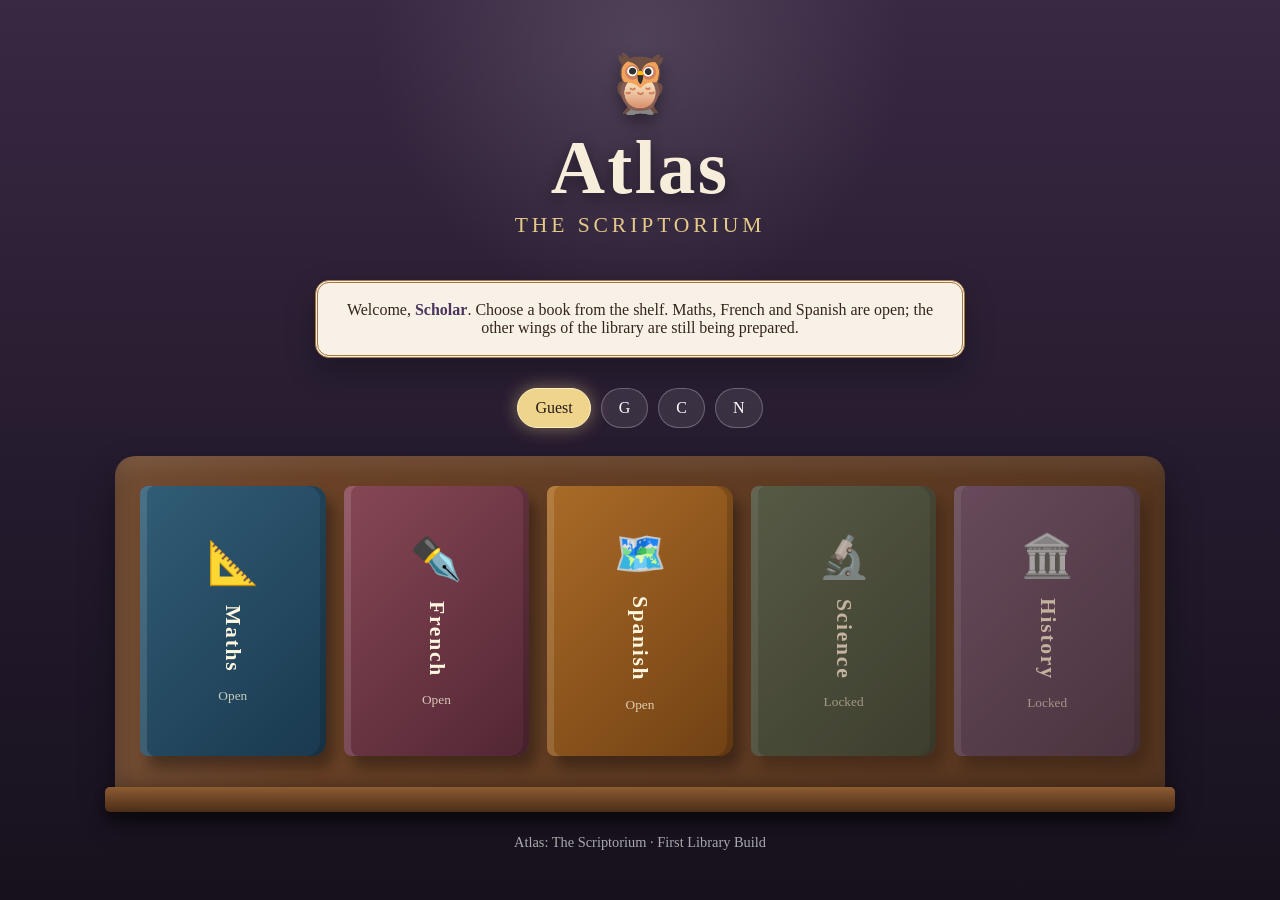
<file: index.html>
<!DOCTYPE html>
<html lang="en">
<head>
  <meta charset="UTF-8">
  <meta name="viewport" content="width=device-width, initial-scale=1, viewport-fit=cover">
  <meta name="theme-color" content="#241a2d">
  <title>Atlas: The Scriptorium</title>

  <style>
    :root {
      --ink: #34251c;
      --cream: #f6edda;
      --paper: #fffaf0;
      --gold: #d9a441;
      --purple: #4b355b;
      --deep-purple: #241a2d;
      --green: #355a48;
    }

    * {
      box-sizing: border-box;
    }

    html, body {
      margin: 0;
      min-height: 100%;
    }

    body {
      font-family: Georgia, "Times New Roman", serif;
      color: var(--cream);
      background:
        radial-gradient(circle at 50% 5%, rgba(255,255,255,.12), transparent 25%),
        linear-gradient(180deg, #392943 0%, var(--deep-purple) 55%, #17111d 100%);
    }

    button {
      font: inherit;
    }

    .page {
      min-height: 100vh;
      padding:
        max(24px, env(safe-area-inset-top))
        20px
        max(35px, env(safe-area-inset-bottom));
      display: flex;
      justify-content: center;
    }

    .library {
      width: min(1050px, 100%);
    }

    header {
      text-align: center;
      padding: 25px 10px 20px;
    }

    .owl {
      font-size: 58px;
      filter: drop-shadow(0 8px 8px rgba(0,0,0,.35));
      animation: float 3s ease-in-out infinite;
    }

    @keyframes float {
      50% {
        transform: translateY(-7px);
      }
    }

    h1 {
      margin: 8px 0 2px;
      font-size: clamp(2.3rem, 7vw, 4.7rem);
      letter-spacing: .03em;
      text-shadow: 0 5px 15px rgba(0,0,0,.45);
    }

    .subtitle {
      margin: 0;
      color: #e5c989;
      font-size: clamp(1rem, 3vw, 1.35rem);
      letter-spacing: .18em;
      text-transform: uppercase;
    }

    .welcome {
      max-width: 650px;
      margin: 22px auto 30px;
      padding: 18px 22px;
      color: var(--ink);
      background: rgba(255,250,240,.96);
      border: 3px double #a4783c;
      border-radius: 14px;
      box-shadow: 0 12px 30px rgba(0,0,0,.28);
      text-align: center;
    }

    .welcome strong {
      color: var(--purple);
    }

    .profiles {
      display: flex;
      flex-wrap: wrap;
      justify-content: center;
      gap: 10px;
      margin-bottom: 28px;
    }

    .profile {
      border: 1px solid rgba(255,255,255,.25);
      border-radius: 999px;
      padding: 10px 17px;
      color: white;
      background: rgba(255,255,255,.09);
      cursor: pointer;
    }

    .profile.active {
      color: #261a17;
      background: #efd48c;
      border-color: #fff0be;
      box-shadow: 0 0 18px rgba(239,212,140,.45);
    }

    .shelf {
      position: relative;
      display: grid;
      grid-template-columns: repeat(5, minmax(125px, 1fr));
      align-items: end;
      gap: 18px;
      padding: 30px 25px 42px;
      border-radius: 20px 20px 4px 4px;
      background:
        linear-gradient(90deg, rgba(255,255,255,.06), transparent 20%, rgba(0,0,0,.18)),
        #694126;
      box-shadow:
        inset 0 10px 18px rgba(255,255,255,.09),
        inset 0 -12px 20px rgba(0,0,0,.35),
        0 18px 35px rgba(0,0,0,.4);
    }

    .shelf::after {
      content: "";
      position: absolute;
      left: -10px;
      right: -10px;
      bottom: -14px;
      height: 25px;
      border-radius: 5px;
      background: linear-gradient(#8d5c32, #4b2c18);
      box-shadow: 0 10px 12px rgba(0,0,0,.4);
    }

    .book {
      min-height: 270px;
      padding: 18px 13px;
      border: 0;
      border-radius: 8px 14px 14px 8px;
      color: #fff7df;
      cursor: pointer;
      box-shadow:
        inset 7px 0 0 rgba(255,255,255,.12),
        inset -6px 0 0 rgba(0,0,0,.16),
        8px 12px 14px rgba(0,0,0,.35);
      transform-origin: bottom;
      transition: transform .2s ease, filter .2s ease;
    }

    .book:hover,
    .book:focus-visible {
      transform: translateY(-12px) rotate(-1deg);
      filter: brightness(1.08);
    }

    .book-icon {
      display: block;
      margin-bottom: 18px;
      font-size: 42px;
    }

    .book-title {
      display: block;
      font-size: 1.35rem;
      font-weight: bold;
      writing-mode: vertical-rl;
      margin: auto;
      letter-spacing: .08em;
    }

    .book small {
      display: block;
      margin-top: 15px;
      opacity: .75;
    }

    .maths {
      background: linear-gradient(135deg, #315d76, #19394f);
    }

    .french {
      background: linear-gradient(135deg, #874755, #522634);
    }

    .spanish {
      background: linear-gradient(135deg, #aa6b27, #714114);
    }

    .science {
      background: linear-gradient(135deg, #497054, #274333);
    }

    .history {
      background: linear-gradient(135deg, #76528a, #49305a);
    }

    .locked {
      opacity: .64;
      filter: grayscale(.3);
    }

    .panel {
      display: none;
      max-width: 760px;
      margin: 35px auto 0;
      padding: 28px;
      color: var(--ink);
      background: var(--paper);
      border: 4px double #a4783c;
      border-radius: 18px;
      box-shadow: 0 16px 35px rgba(0,0,0,.35);
    }

    .panel.open {
      display: block;
      animation: openBook .35s ease-out;
    }

    @keyframes openBook {
      from {
        opacity: 0;
        transform: translateY(20px) scale(.97);
      }
    }

    .panel h2 {
      margin-top: 0;
      color: #244f68;
      font-size: 2rem;
    }

    .lesson-card {
      padding: 18px;
      margin: 16px 0;
      border: 2px solid #d9c298;
      border-radius: 14px;
      background: white;
    }

    .start {
      border: 0;
      border-radius: 12px;
      padding: 13px 20px;
      color: white;
      background: var(--green);
      cursor: pointer;
      box-shadow: 0 5px 0 #20372c;
    }

    .message {
      margin-top: 15px;
      min-height: 24px;
      font-weight: bold;
      color: var(--purple);
    }

    footer {
      padding-top: 36px;
      text-align: center;
      color: rgba(255,255,255,.65);
      font-size: .9rem;
    }

    @media (max-width: 760px) {
      .shelf {
        grid-template-columns: repeat(2, minmax(120px, 1fr));
      }

      .book {
        min-height: 205px;
      }

      .book-title {
        writing-mode: horizontal-tb;
      }
    }

    @media (max-width: 420px) {
      .shelf {
        padding-left: 14px;
        padding-right: 14px;
        gap: 12px;
      }

      .book {
        min-height: 180px;
      }
    }
  </style>
</head>

<body>
  <main class="page">
    <div class="library">
      <header>
        <div class="owl" aria-hidden="true">🦉</div>
        <h1>Atlas</h1>
        <p class="subtitle">The Scriptorium</p>
      </header>

      <section class="welcome">
        Welcome, <strong id="studentName">Scholar</strong>.
        Choose a book from the shelf. Maths, French and Spanish are open;
        the other wings of the library are still being prepared.
      </section>

      <div class="profiles" aria-label="Choose a student">
        <button class="profile active" data-name="Scholar">Guest</button>
        <button class="profile" data-name="Gudrun">G</button>
        <button class="profile" data-name="Christobal">C</button>
        <button class="profile" data-name="Nevan">N</button>
      </div>

      <section class="shelf" aria-label="Subject library">
        <button class="book maths" id="mathsBook">
          <span class="book-icon">📐</span>
          <span class="book-title">Maths</span>
          <small>Open</small>
        </button>

        <button class="book french" id="frenchBook">
          <span class="book-icon">✒️</span>
          <span class="book-title">French</span>
          <small>Open</small>
        </button>

        <button class="book spanish" id="spanishBook">
          <span class="book-icon">🗺️</span>
          <span class="book-title">Spanish</span>
          <small>Open</small>
        </button>

        <button class="book science locked" data-locked="true">
          <span class="book-icon">🔬</span>
          <span class="book-title">Science</span>
          <small>Locked</small>
        </button>

        <button class="book history locked" data-locked="true">
          <span class="book-icon">🏛️</span>
          <span class="book-title">History</span>
          <small>Locked</small>
        </button>
      </section>

      <section class="panel" id="mathsPanel">
        <h2>Maths</h2>
        <p>
          The first pages of the mathematics book have been restored.
        </p>

        <div class="lesson-card">
          <h3>🌉 Maths Bridge</h3>
          <p>
            Practise essential skills using a question, scratch pad,
            rule reminders and calculator.
          </p>
          <button class="start" id="startMaths">Enter Maths Bridge</button>
          <div class="message" id="message"></div>
        </div>
      </section>

      <footer>
        Atlas: The Scriptorium · First Library Build
      </footer>
    </div>
  </main>

  <script>
    const profiles = document.querySelectorAll(".profile");
    const studentName = document.getElementById("studentName");
    const mathsBook = document.getElementById("mathsBook");
    const frenchBook = document.getElementById("frenchBook");
    const spanishBook = document.getElementById("spanishBook");
    const mathsPanel = document.getElementById("mathsPanel");
    const message = document.getElementById("message");

    const savedStudent = localStorage.getItem("atlasStudent");

    if (savedStudent) {
      studentName.textContent = savedStudent;

      profiles.forEach(profile => {
        profile.classList.toggle(
          "active",
          profile.dataset.name === savedStudent
        );
      });
    }

    profiles.forEach(profile => {
      profile.addEventListener("click", () => {
        profiles.forEach(item => item.classList.remove("active"));
        profile.classList.add("active");

        const name = profile.dataset.name;
        studentName.textContent = name;
        localStorage.setItem("atlasStudent", name);
      });
    });

    mathsBook.addEventListener("click", () => {
      mathsPanel.classList.toggle("open");

      if (mathsPanel.classList.contains("open")) {
        mathsPanel.scrollIntoView({
          behavior: "smooth",
          block: "start"
        });
      }
    });

    document.querySelectorAll("[data-locked='true']").forEach(book => {
      book.addEventListener("click", () => {
        alert("This section of the library is still locked.");
      });
    });
document.getElementById("startMaths").addEventListener("click", () => {
      window.location.href = "maths-bridge.html?v=12";
    });

    frenchBook.addEventListener("click", () => {
      window.location.href = "french-bridge.html?v=12";
    });

    spanishBook.addEventListener("click", () => {
      window.location.href = "spanish-bridge.html?v=12";
    });
  </script>
</body>
</html>
</file>
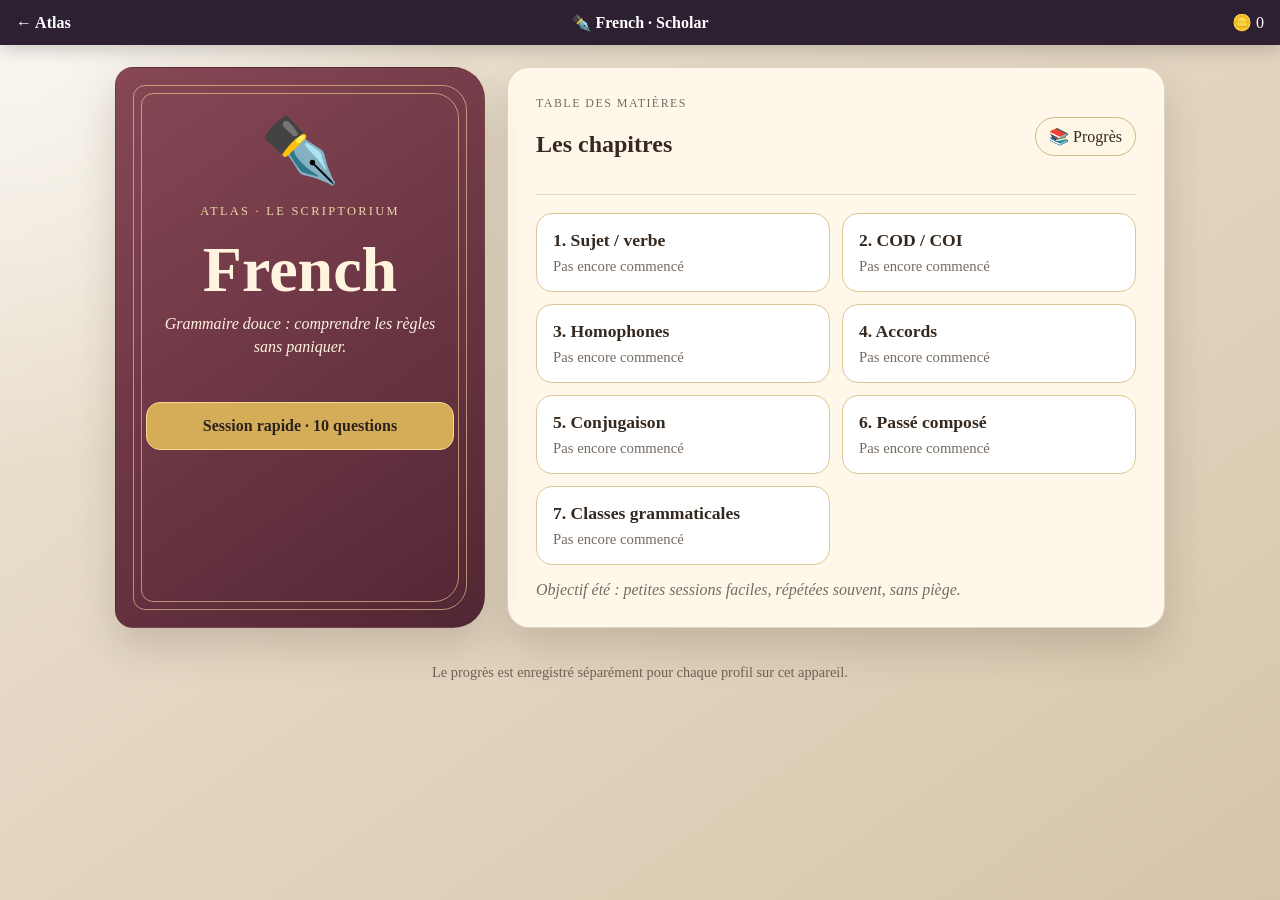
<file: french-bridge.html>
<!DOCTYPE html>
<html lang="fr">
<head>
  <meta charset="UTF-8">
  <meta name="viewport" content="width=device-width,initial-scale=1,viewport-fit=cover">
  <meta name="theme-color" content="#2e2033">
  <title>French · Atlas</title>
  <link rel="stylesheet" href="styles/language-bridge.css">
</head>
<body>
  <header class="topbar">
    <a class="home" href="index.html">← Atlas</a>
    <div class="title"><span id="topTitle">✒️ French</span> <span id="studentLabel"></span></div>
    <div class="stats">🪙 <span id="coins">0</span></div>
  </header>

  <main class="app">
    <section class="book-screen" id="bookScreen">
      <div class="book-cover">
        <div class="book-emblem" id="bookIcon">✒️</div>
        <p class="book-kicker">Atlas · Le Scriptorium</p>
        <h1 id="bookTitle">French</h1>
        <p class="book-subtitle" id="bookSubtitle">Grammaire douce : comprendre les règles sans paniquer.</p>
        <button class="continue-book" id="continueBook">Session rapide · 10 questions</button>
      </div>

      <section class="contents-card">
        <div class="contents-heading">
          <div>
            <p class="eyebrow">Table des matières</p>
            <h2>Les chapitres</h2>
          </div>
          <button class="summary-button" id="summaryBtn">📚 Progrès</button>
        </div>
        <div class="chapter-grid" id="chapterGrid"></div>
        <div class="note">Objectif été : petites sessions faciles, répétées souvent, sans piège.</div>
      </section>
    </section>

    <section class="lesson-screen hidden" id="lessonScreen">
      <div class="lesson-toolbar">
        <button class="back-to-book" id="backToBook">← Retour au livre</button>
        <div id="currentChapterLabel">Tous les chapitres</div>
      </div>
      <section class="card question">
        <div class="question-top">
          <div class="eyebrow" id="topic">Chapitre</div>
          <div>Session : <span id="sessionCount">0</span>/10</div>
        </div>
        <h1 id="prompt">Chargement…</h1>
        <p class="instruction" id="instruction">Écris une réponse courte.</p>
        <div class="answer-row">
          <input id="answer" autocomplete="off" autocorrect="off" autocapitalize="none" spellcheck="false" lang="fr" placeholder="Ta réponse">
          <button class="primary" id="check">Vérifier</button>
        </div>
        <div class="tools">
          <button class="smallbtn" id="hintBtn">💡 Aide</button>
          <button class="summary-button" id="lessonSummaryBtn">📚 Progrès</button>
        </div>
        <div class="hintbox" id="hintbox"></div>
        <div class="feedback" id="feedback">
          <strong id="feedbackTitle"></strong>
          <div class="explanation" id="explanation"></div>
          <button class="next" id="next">Question suivante</button>
        </div>
      </section>
    </section>
  </main>

  <div class="footer-note">Le progrès est enregistré séparément pour chaque profil sur cet appareil.</div>

  <div class="modal" id="summaryModal" role="dialog" aria-modal="true">
    <section class="summary-card">
      <h2 id="summaryTitle">Résumé</h2>
      <div class="topic-line"><span>Réponses</span><strong id="sumAnswered">0</strong></div>
      <div class="topic-line"><span>Réussite</span><strong id="sumAccuracy">—</strong></div>
      <div class="topic-line"><span>Pièces</span><strong id="sumCoins">0</strong></div>
      <h3>Par chapitre</h3>
      <div id="topicSummary"></div>
      <div class="tools">
        <button class="next" id="continueBtn">Fermer</button>
        <button class="smallbtn" id="newSessionBtn">Nouvelle session</button>
      </div>
    </section>
  </div>

  <script>
    window.ATLAS_LANGUAGE_CONFIG = {
      key: "french",
      title: "French",
      icon: "✒️",
      subtitle: "Grammaire douce : comprendre les règles sans paniquer.",
      cover1: "#874755",
      cover2: "#522634"
    };
  </script>
  <script src="js/french-questions.js"></script>
  <script src="js/language-bridge.js"></script>
</body>
</html>
</file>
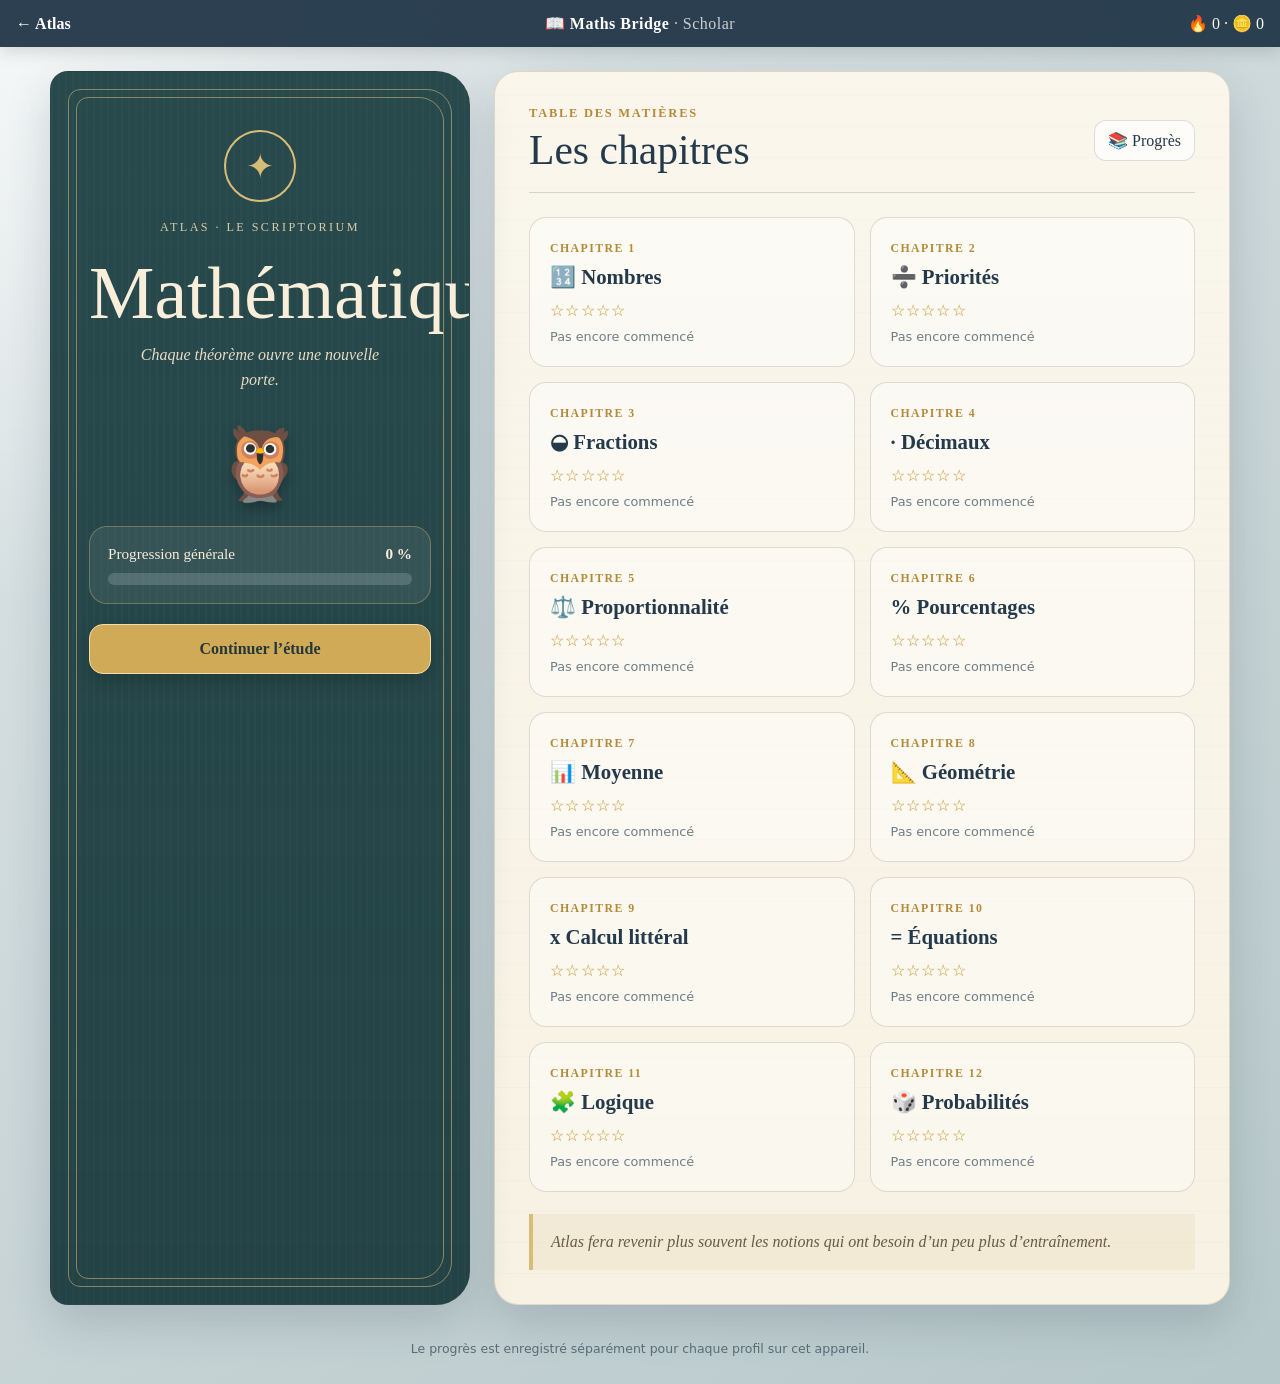
<file: maths-bridge.html>
<!DOCTYPE html>
<html lang="fr">
<head>
  <meta charset="UTF-8">
  <meta name="viewport" content="width=device-width,initial-scale=1,viewport-fit=cover,user-scalable=no">
  <meta name="theme-color" content="#24394a">
  <title>Maths Bridge · Atlas</title>
  <link rel="stylesheet" href="styles/maths-bridge.css">
</head>
<body>
  <header class="topbar">
    <a class="home" href="index.html">← Atlas</a>
    <div class="title">
      📖 Maths Bridge <span class="student" id="studentLabel"></span>
    </div>
    <div class="stats">
      🔥 <span id="streak">0</span> · 🪙 <span id="coins">0</span>
    </div>
  </header>

  <main class="app">
    <section class="book-screen" id="bookScreen">
      <div class="book-cover">
        <div class="book-emblem">✦</div>
        <p class="book-kicker">Atlas · Le Scriptorium</p>
        <h1>Mathématiques</h1>
        <p class="book-subtitle">Chaque théorème ouvre une nouvelle porte.</p>
        <div class="book-owl">🦉</div>

        <div class="overall-progress">
          <div class="progress-heading">
            <span>Progression générale</span>
            <strong id="overallPercent">0 %</strong>
          </div>
          <div class="progress-track">
            <div class="progress-fill" id="overallBar"></div>
          </div>
        </div>

        <button class="continue-book" id="continueBook">
          Continuer l’étude
        </button>
      </div>

      <section class="contents-card">
        <div class="contents-heading">
          <div>
            <p class="eyebrow">Table des matières</p>
            <h2>Les chapitres</h2>
          </div>
          <button class="summary-button" id="summaryBtn">📚 Progrès</button>
        </div>

        <div class="chapter-grid" id="bookChapters"></div>

        <div class="book-note">
          Atlas fera revenir plus souvent les notions qui ont besoin
          d’un peu plus d’entraînement.
        </div>
      </section>
    </section>

    <section class="lesson-screen hidden" id="lessonScreen">
      <div class="lesson-toolbar">
        <button class="back-to-book" id="backToBook">← Retour au livre</button>
        <div class="current-chapter-label" id="currentChapterLabel">Tous les chapitres</div>
      </div>

      <section class="card question">
        <div class="question-top">
          <div class="eyebrow" id="topic">Nombres</div>
          <div class="session">
            Session : <span id="sessionCount">0</span>/10
          </div>
        </div>

        <h1 id="prompt">Chargement…</h1>

        <p class="answer-instruction" id="instruction">Réponds avec un nombre ou une expression courte.</p>

        <div class="answer-row">
          <input
            id="answer"
            autocomplete="off"
            autocorrect="off"
            autocapitalize="none"
            spellcheck="false"
            inputmode="decimal"
            placeholder="Ta réponse"
          >
          <button class="primary" id="check">Vérifier</button>
        </div>

        <div class="math-symbol-bar" aria-label="Symboles mathématiques">
          <button type="button" data-symbol="/">/</button>
          <button type="button" data-symbol="×">×</button>
          <button type="button" data-symbol="−">−</button>
          <button type="button" data-symbol="+">+</button>
          <button type="button" data-symbol="=">=</button>
          <button type="button" data-symbol="%">%</button>
          <button type="button" data-symbol="€">€</button>
          <button type="button" data-symbol="x">x</button>
          <button type="button" data-symbol="²">²</button>
          <button type="button" data-symbol="(">(</button>
          <button type="button" data-symbol=")">)</button>
        </div>

        <div class="tools">
          <button class="tool" id="reminderBtn">💡 Rappel</button>
          <button class="tool" id="calculatorBtn">🧮 Calculatrice</button>
          <button class="summary-button" id="lessonSummaryBtn">📚 Progrès</button>
        </div>

        <div class="reminder" id="reminder"></div>

        <div class="feedback" id="feedback">
          <strong id="feedbackTitle"></strong>
          <div class="explanation" id="explanation"></div>
          <button class="next" id="next">Question suivante</button>
        </div>

        <div class="adaptive-note" id="adaptiveNote">
          Atlas mélange les sujets et fera revenir plus souvent les notions
          qui ont besoin d’entraînement.
        </div>
      </section>

      <section class="card workspace">
        <div class="workspace-head">
          <strong>Feuille de brouillon</strong>
          <button class="smallbtn" id="undo">↶ Annuler</button>
          <button class="smallbtn" id="clear">Effacer</button>
        </div>

        <div class="pad-wrap" id="padWrap">
          <canvas id="pad"></canvas>
          <div class="hint">
            Écris avec ton doigt, l’Apple Pencil ou la souris.
          </div>
        </div>

        <div class="calculator" id="calculator">
          <input class="calc-display" id="calcDisplay" readonly value="0">
          <div class="keys" id="keys"></div>
        </div>
      </section>
    </section>
  </main>

  <div class="footer-note">
    Le progrès est enregistré séparément pour chaque profil sur cet appareil.
  </div>

  <div class="modal" id="summaryModal" role="dialog" aria-modal="true">
    <section class="summary-card">
      <h2 id="summaryTitle">Résumé</h2>
      <p id="summaryIntro"></p>

      <div class="summary-grid">
        <div class="summary-stat">
          <strong id="sumAnswered">0</strong><br>réponses
        </div>
        <div class="summary-stat">
          <strong id="sumAccuracy">—</strong><br>réussite
        </div>
        <div class="summary-stat">
          <strong id="sumCoins">0</strong><br>pièces
        </div>
      </div>

      <h3>Par chapitre</h3>
      <div class="topic-list" id="topicSummary"></div>

      <div class="summary-actions">
        <button class="next" id="continueBtn">Fermer</button>
        <button class="smallbtn" id="newSessionBtn">Nouvelle session</button>
      </div>
    </section>
  </div>

  <script src="js/questions.js"></script>
  <script src="js/progress.js"></script>
  <script src="js/calculator.js"></script>
  <script src="js/scratchpad.js"></script>
  <script src="js/maths-bridge.js"></script>
</body>
</html>
</file>
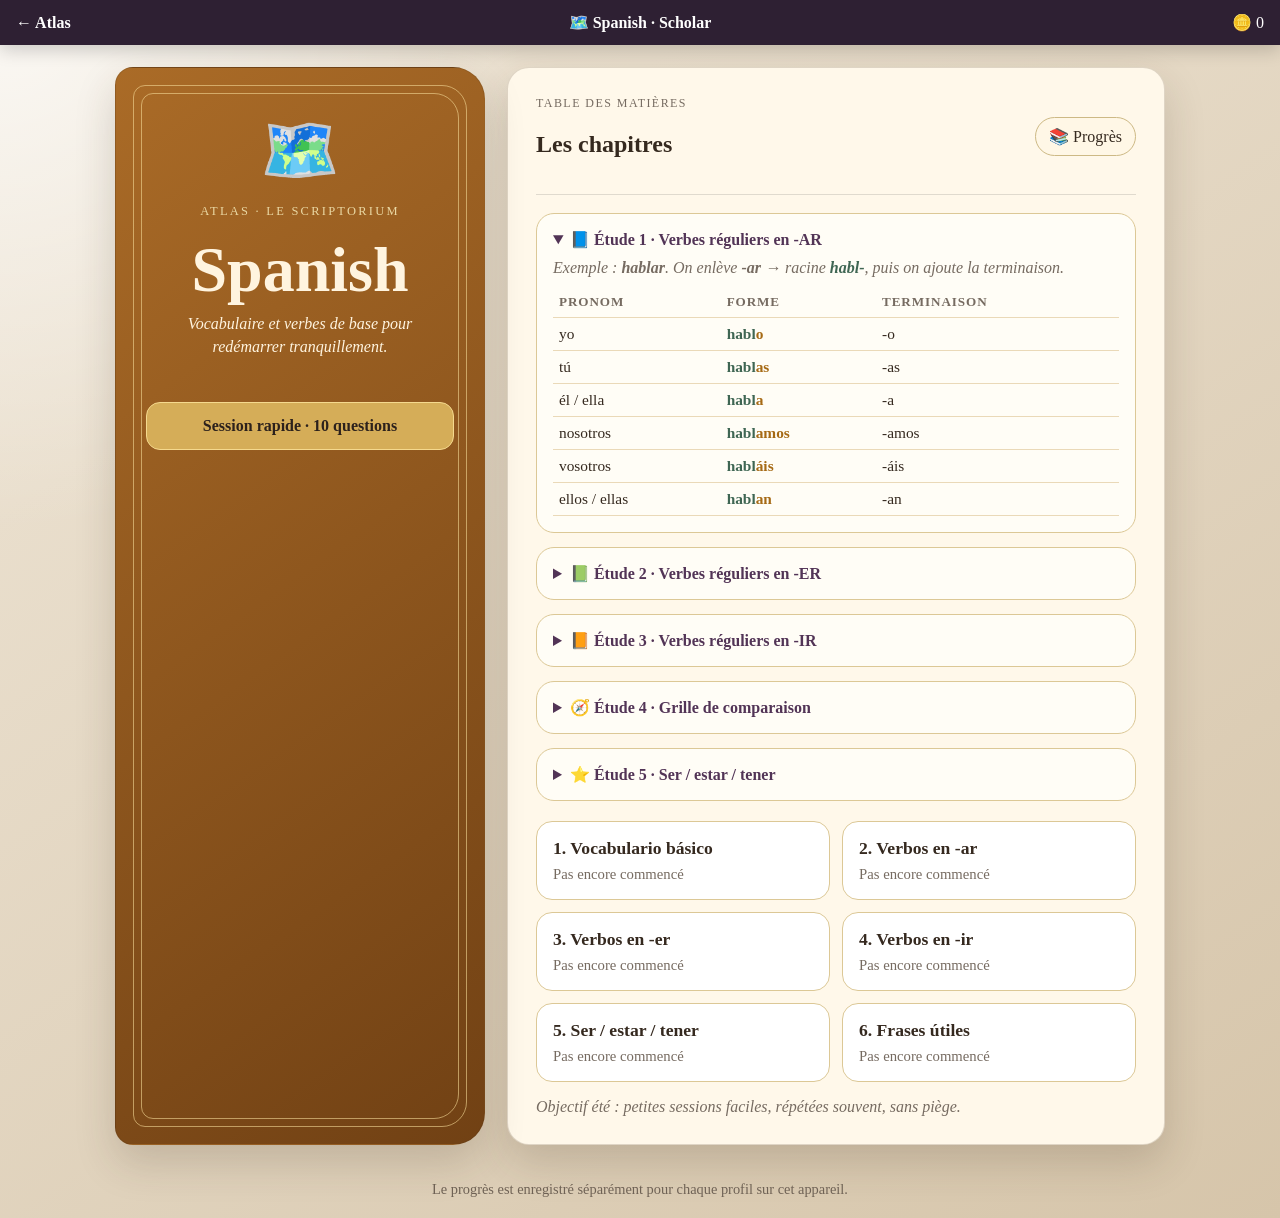
<file: spanish-bridge.html>
<!DOCTYPE html>
<html lang="fr">
<head>
  <meta charset="UTF-8">
  <meta name="viewport" content="width=device-width,initial-scale=1,viewport-fit=cover">
  <meta name="theme-color" content="#2e2033">
  <title>Spanish · Atlas</title>
  <link rel="stylesheet" href="styles/language-bridge.css">
</head>
<body>
  <header class="topbar">
    <a class="home" href="index.html">← Atlas</a>
    <div class="title"><span id="topTitle">🗺️ Spanish</span> <span id="studentLabel"></span></div>
    <div class="stats">🪙 <span id="coins">0</span></div>
  </header>

  <main class="app">
    <section class="book-screen" id="bookScreen">
      <div class="book-cover">
        <div class="book-emblem" id="bookIcon">🗺️</div>
        <p class="book-kicker">Atlas · Le Scriptorium</p>
        <h1 id="bookTitle">Spanish</h1>
        <p class="book-subtitle" id="bookSubtitle">Vocabulaire et verbes de base pour redémarrer tranquillement.</p>
        <button class="continue-book" id="continueBook">Session rapide · 10 questions</button>
      </div>

      <section class="contents-card">
        <div class="contents-heading">
          <div>
            <p class="eyebrow">Table des matières</p>
            <h2>Les chapitres</h2>
          </div>
          <button class="summary-button" id="summaryBtn">📚 Progrès</button>
        </div>

        <div class="study-pages">
          <details class="study-card" open>
            <summary>📘 Étude 1 · Verbes réguliers en -AR</summary>
            <p class="conjugation-note">Exemple : <strong>hablar</strong>. On enlève <strong>-ar</strong> → racine <span class="stem">habl-</span>, puis on ajoute la terminaison.</p>
            <table class="conj-table">
              <tr><th>Pronom</th><th>Forme</th><th>Terminaison</th></tr>
              <tr><td>yo</td><td><span class="stem">habl</span><span class="ending">o</span></td><td>-o</td></tr>
              <tr><td>tú</td><td><span class="stem">habl</span><span class="ending">as</span></td><td>-as</td></tr>
              <tr><td>él / ella</td><td><span class="stem">habl</span><span class="ending">a</span></td><td>-a</td></tr>
              <tr><td>nosotros</td><td><span class="stem">habl</span><span class="ending">amos</span></td><td>-amos</td></tr>
              <tr><td>vosotros</td><td><span class="stem">habl</span><span class="ending">áis</span></td><td>-áis</td></tr>
              <tr><td>ellos / ellas</td><td><span class="stem">habl</span><span class="ending">an</span></td><td>-an</td></tr>
            </table>
          </details>

          <details class="study-card">
            <summary>📗 Étude 2 · Verbes réguliers en -ER</summary>
            <p class="conjugation-note">Exemple : <strong>comer</strong>. On enlève <strong>-er</strong> → racine <span class="stem">com-</span>.</p>
            <table class="conj-table">
              <tr><th>Pronom</th><th>Forme</th><th>Terminaison</th></tr>
              <tr><td>yo</td><td><span class="stem">com</span><span class="ending">o</span></td><td>-o</td></tr>
              <tr><td>tú</td><td><span class="stem">com</span><span class="ending">es</span></td><td>-es</td></tr>
              <tr><td>él / ella</td><td><span class="stem">com</span><span class="ending">e</span></td><td>-e</td></tr>
              <tr><td>nosotros</td><td><span class="stem">com</span><span class="ending">emos</span></td><td>-emos</td></tr>
              <tr><td>vosotros</td><td><span class="stem">com</span><span class="ending">éis</span></td><td>-éis</td></tr>
              <tr><td>ellos / ellas</td><td><span class="stem">com</span><span class="ending">en</span></td><td>-en</td></tr>
            </table>
          </details>

          <details class="study-card">
            <summary>📙 Étude 3 · Verbes réguliers en -IR</summary>
            <p class="conjugation-note">Exemple : <strong>vivir</strong>. On enlève <strong>-ir</strong> → racine <span class="stem">viv-</span>.</p>
            <table class="conj-table">
              <tr><th>Pronom</th><th>Forme</th><th>Terminaison</th></tr>
              <tr><td>yo</td><td><span class="stem">viv</span><span class="ending">o</span></td><td>-o</td></tr>
              <tr><td>tú</td><td><span class="stem">viv</span><span class="ending">es</span></td><td>-es</td></tr>
              <tr><td>él / ella</td><td><span class="stem">viv</span><span class="ending">e</span></td><td>-e</td></tr>
              <tr><td>nosotros</td><td><span class="stem">viv</span><span class="ending">imos</span></td><td>-imos</td></tr>
              <tr><td>vosotros</td><td><span class="stem">viv</span><span class="ending">ís</span></td><td>-ís</td></tr>
              <tr><td>ellos / ellas</td><td><span class="stem">viv</span><span class="ending">en</span></td><td>-en</td></tr>
            </table>
          </details>

          <details class="study-card">
            <summary>🧭 Étude 4 · Grille de comparaison</summary>
            <table class="conj-table">
              <tr><th>Pronom</th><th>-AR</th><th>-ER</th><th>-IR</th></tr>
              <tr><td>yo</td><td>-o</td><td>-o</td><td>-o</td></tr>
              <tr><td>tú</td><td>-as</td><td>-es</td><td>-es</td></tr>
              <tr><td>él / ella</td><td>-a</td><td>-e</td><td>-e</td></tr>
              <tr><td>nosotros</td><td>-amos</td><td>-emos</td><td>-imos</td></tr>
              <tr><td>vosotros</td><td>-áis</td><td>-éis</td><td>-ís</td></tr>
              <tr><td>ellos / ellas</td><td>-an</td><td>-en</td><td>-en</td></tr>
            </table>
          </details>

          <details class="study-card">
            <summary>⭐ Étude 5 · Ser / estar / tener</summary>
            <table class="conj-table">
              <tr><th>Pronom</th><th>ser</th><th>estar</th><th>tener</th></tr>
              <tr><td>yo</td><td>soy</td><td>estoy</td><td>tengo</td></tr>
              <tr><td>tú</td><td>eres</td><td>estás</td><td>tienes</td></tr>
              <tr><td>él / ella</td><td>es</td><td>está</td><td>tiene</td></tr>
              <tr><td>nosotros</td><td>somos</td><td>estamos</td><td>tenemos</td></tr>
              <tr><td>vosotros</td><td>sois</td><td>estáis</td><td>tenéis</td></tr>
              <tr><td>ellos / ellas</td><td>son</td><td>están</td><td>tienen</td></tr>
            </table>
          </details>
        </div>
        <div class="chapter-grid" id="chapterGrid"></div>
        <div class="note">Objectif été : petites sessions faciles, répétées souvent, sans piège.</div>
      </section>
    </section>

    <section class="lesson-screen hidden" id="lessonScreen">
      <div class="lesson-toolbar">
        <button class="back-to-book" id="backToBook">← Retour au livre</button>
        <div id="currentChapterLabel">Tous les chapitres</div>
      </div>

      <details class="lesson-reference" open>
        <summary>📌 Grille de conjugaison rapide</summary>
        <div class="reference-grid">
          <table class="mini-conj-table">
            <tr><th>Pronom</th><th>-AR</th><th>-ER</th><th>-IR</th></tr>
            <tr><td>yo</td><td>-o</td><td>-o</td><td>-o</td></tr>
            <tr><td>tú</td><td>-as</td><td>-es</td><td>-es</td></tr>
            <tr><td>él/ella</td><td>-a</td><td>-e</td><td>-e</td></tr>
            <tr><td>nosotros</td><td>-amos</td><td>-emos</td><td>-imos</td></tr>
            <tr><td>vosotros</td><td>-áis</td><td>-éis</td><td>-ís</td></tr>
            <tr><td>ellos/ellas</td><td>-an</td><td>-en</td><td>-en</td></tr>
          </table>
          <table class="mini-conj-table">
            <tr><th>Pronom</th><th>ser</th><th>estar</th><th>tener</th></tr>
            <tr><td>yo</td><td>soy</td><td>estoy</td><td>tengo</td></tr>
            <tr><td>tú</td><td>eres</td><td>estás</td><td>tienes</td></tr>
            <tr><td>él/ella</td><td>es</td><td>está</td><td>tiene</td></tr>
            <tr><td>nosotros</td><td>somos</td><td>estamos</td><td>tenemos</td></tr>
            <tr><td>vosotros</td><td>sois</td><td>estáis</td><td>tenéis</td></tr>
            <tr><td>ellos/ellas</td><td>son</td><td>están</td><td>tienen</td></tr>
          </table>
        </div>
        <p class="reference-note">Astuce : enlève -ar / -er / -ir pour trouver la racine, puis ajoute la terminaison.</p>
      </details>
      <section class="card question">
        <div class="question-top">
          <div class="eyebrow" id="topic">Chapitre</div>
          <div>Session : <span id="sessionCount">0</span>/10</div>
        </div>
        <h1 id="prompt">Chargement…</h1>
        <p class="instruction" id="instruction">Écris une réponse courte.</p>
        <div class="answer-row">
          <input id="answer" autocomplete="off" autocorrect="off" autocapitalize="none" spellcheck="false" lang="es" placeholder="Ta réponse">
          <button class="primary" id="check">Vérifier</button>
        </div>
        <div class="tools">
          <button class="smallbtn" id="hintBtn">💡 Aide</button>
          <button class="summary-button" id="lessonSummaryBtn">📚 Progrès</button>
        </div>
        <div class="hintbox" id="hintbox"></div>
        <div class="feedback" id="feedback">
          <strong id="feedbackTitle"></strong>
          <div class="explanation" id="explanation"></div>
          <button class="next" id="next">Question suivante</button>
        </div>
      </section>
    </section>
  </main>

  <div class="footer-note">Le progrès est enregistré séparément pour chaque profil sur cet appareil.</div>

  <div class="modal" id="summaryModal" role="dialog" aria-modal="true">
    <section class="summary-card">
      <h2 id="summaryTitle">Résumé</h2>
      <div class="topic-line"><span>Réponses</span><strong id="sumAnswered">0</strong></div>
      <div class="topic-line"><span>Réussite</span><strong id="sumAccuracy">—</strong></div>
      <div class="topic-line"><span>Pièces</span><strong id="sumCoins">0</strong></div>
      <h3>Par chapitre</h3>
      <div id="topicSummary"></div>
      <div class="tools">
        <button class="next" id="continueBtn">Fermer</button>
        <button class="smallbtn" id="newSessionBtn">Nouvelle session</button>
      </div>
    </section>
  </div>

  <script>
    window.ATLAS_LANGUAGE_CONFIG = {
      key: "spanish",
      title: "Spanish",
      icon: "🗺️",
      subtitle: "Vocabulaire et verbes de base pour redémarrer tranquillement.",
      cover1: "#aa6b27",
      cover2: "#714114",
      inputLang: "es"
    };
  </script>
  <script src="js/spanish-questions.js"></script>
  <script src="js/language-bridge.js"></script>
</body>
</html>
</file>
<file: styles/language-bridge.css>
:root {
  --ink: #35291f;
  --paper: #fff8ea;
  --paper-deep: #efe0c4;
  --gold: #c49b48;
  --purple: #523456;
  --green: #3f6653;
  --red: #a04c49;
  --muted: #766b61;
}

* { box-sizing: border-box; }
html, body { margin: 0; min-height: 100%; }
body {
  font-family: Georgia, "Times New Roman", serif;
  color: var(--ink);
  background:
    radial-gradient(circle at top left, rgba(255,255,255,.75), transparent 30%),
    linear-gradient(145deg, #efe6d7, #d6c5aa);
}
button, input { font: inherit; }
.topbar {
  position: sticky;
  top: 0;
  z-index: 5;
  display: grid;
  grid-template-columns: 1fr auto 1fr;
  gap: 10px;
  align-items: center;
  padding: 13px 16px;
  color: white;
  background: #2e2033;
  box-shadow: 0 5px 18px rgba(0,0,0,.18);
}
.home { color: white; text-decoration: none; font-weight: 700; }
.title { text-align: center; font-weight: 700; }
.stats { justify-self: end; white-space: nowrap; }
.app { width: min(1050px, calc(100% - 24px)); margin: 22px auto 36px; }
.hidden { display: none !important; }
.book-screen { display: grid; grid-template-columns: minmax(270px, 370px) 1fr; gap: 22px; }
.book-cover, .contents-card, .card, .summary-card {
  border: 1px solid rgba(80, 55, 30, .18);
  box-shadow: 0 18px 40px rgba(62,42,25,.18);
}
.book-cover {
  min-height: 560px;
  padding: 45px 30px 32px;
  border-radius: 18px 32px 32px 18px;
  text-align: center;
  color: #fff4df;
  background: linear-gradient(145deg, var(--cover1), var(--cover2));
  position: relative;
  overflow: hidden;
}
.book-cover:before, .book-cover:after {
  content:""; position:absolute; inset:17px; border:1px solid rgba(244,217,151,.6); border-radius: 12px 25px 25px 12px; pointer-events:none;
}
.book-cover:after { inset:25px; border-style:double; }
.book-emblem { position:relative; z-index:1; font-size:64px; margin-bottom:16px; }
.book-kicker { position:relative; z-index:1; text-transform:uppercase; letter-spacing:.18em; font-size:.78rem; color:#ead8a4; }
.book-cover h1 { position:relative; z-index:1; font-size:clamp(2.3rem, 8vw, 4rem); margin:20px 0 10px; line-height:.98; }
.book-subtitle { position:relative; z-index:1; max-width:280px; margin:0 auto 22px; font-style:italic; line-height:1.45; }
.continue-book, .primary, .next, .smallbtn, .chapter-card {
  cursor: pointer;
}
.continue-book {
  position:relative; z-index:1; width:100%; margin-top:22px; padding:14px 16px; border:1px solid #f5d98e; border-radius:14px; color:#2c211c; background:#d5ad58; font-weight:700;
}
.contents-card, .card, .summary-card {
  padding: 28px;
  border-radius: 22px;
  background: var(--paper);
}
.contents-heading { display:flex; justify-content:space-between; align-items:center; gap:14px; border-bottom:1px solid rgba(0,0,0,.12); padding-bottom:16px; margin-bottom:18px; }
.eyebrow { margin:0 0 4px; color:var(--muted); text-transform:uppercase; letter-spacing:.12em; font-size:.75rem; }
.chapter-grid { display:grid; grid-template-columns: repeat(2, minmax(0, 1fr)); gap:12px; }
.chapter-card { text-align:left; border:1px solid #dcc896; border-radius:16px; padding:16px; background:white; color:var(--ink); }
.chapter-card strong { display:block; font-size:1.1rem; margin-bottom:6px; }
.chapter-card span { color:var(--muted); font-size:.92rem; }
.note { margin-top:16px; color:var(--muted); font-style:italic; }
.lesson-toolbar { display:flex; justify-content:space-between; align-items:center; gap:12px; margin-bottom:14px; }
.back-to-book, .summary-button, .smallbtn { border:1px solid #cdb985; border-radius:999px; padding:9px 13px; background:#fff7e6; color:var(--ink); }
.question-top { display:flex; justify-content:space-between; gap:10px; color:var(--muted); }
#prompt { font-size:clamp(1.7rem, 5vw, 2.7rem); line-height:1.12; margin:18px 0 8px; }
.instruction { color:var(--muted); font-style:italic; margin: 0 0 16px; }
.answer-row { display:flex; gap:10px; align-items:stretch; }
#answer { flex:1; min-width:0; border:2px solid #d8c28c; border-radius:14px; padding:15px; background:white; }
.primary { border:0; border-radius:14px; padding:0 22px; color:white; background:var(--green); font-weight:800; box-shadow:0 4px 0 rgba(0,0,0,.14); }
.tools { display:flex; flex-wrap:wrap; gap:10px; margin-top:14px; }
.feedback, .hintbox { display:none; margin-top:16px; padding:18px; border-radius:15px; background:#fff2bf; box-shadow: inset 0 0 0 1px rgba(196,155,72,.25); }
.feedback.show, .hintbox.show { display:block; }
.feedback.good { border-left:9px solid var(--green); background:#eaf7df; }
.feedback.bad { border-left:9px solid var(--red); background:#fff0cf; }
.explanation { margin:8px 0 14px; line-height:1.45; }
.modal { display:none; position:fixed; inset:0; z-index:20; padding:24px; background:rgba(24,16,20,.55); overflow:auto; }
.modal.open { display:grid; place-items:center; }
.summary-card { width:min(620px, 100%); }
.topic-line { display:flex; justify-content:space-between; gap:10px; padding:10px 0; border-bottom:1px solid #ead9b8; }
.footer-note { text-align:center; color:#6f6255; margin:20px; font-size:.9rem; }
@media (max-width: 760px) {
  .topbar { grid-template-columns: 1fr; text-align:center; }
  .stats { justify-self:center; }
  .book-screen { grid-template-columns:1fr; }
  .book-cover { min-height:360px; }
  .chapter-grid { grid-template-columns:1fr; }
  .answer-row { flex-direction:column; }
  .primary { padding:14px 18px; }
}

.next {
  padding: 13px 22px;
  border-radius: 999px;
  background: #f7f7f7;
  border: 1px solid rgba(0,0,0,.16);
  font-weight: 800;
  font-size: 1.05rem;
  box-shadow: 0 2px 0 rgba(0,0,0,.12);
}

.feedback .next {
  margin-top: 6px;
  min-width: 190px;
}

.study-pages {
  display: grid;
  gap: 14px;
  margin: 0 0 20px;
}

.study-card {
  border: 1px solid #dcc896;
  border-radius: 18px;
  background: #fffdf6;
  padding: 16px;
}

.study-card summary {
  cursor: pointer;
  font-weight: 800;
  color: var(--purple);
}

.conjugation-note {
  margin: 10px 0;
  color: var(--muted);
  font-style: italic;
}

.conj-table {
  width: 100%;
  border-collapse: collapse;
  margin-top: 10px;
  font-size: .96rem;
}

.conj-table th, .conj-table td {
  border-bottom: 1px solid #ead9b8;
  padding: 7px 6px;
  text-align: left;
}

.conj-table th {
  color: var(--muted);
  font-size: .82rem;
  text-transform: uppercase;
  letter-spacing: .07em;
}

.stem { color: var(--green); font-weight: 800; }
.ending { color: #a66a15; font-weight: 900; }


.lesson-reference {
  margin: 0 0 14px;
  padding: 14px 16px;
  border: 1px solid #d9c58f;
  border-radius: 18px;
  background: #fffdf6;
  box-shadow: 0 10px 24px rgba(62,42,25,.10);
}

.lesson-reference summary {
  cursor: pointer;
  font-weight: 900;
  color: var(--purple);
}

.reference-grid {
  display: grid;
  grid-template-columns: repeat(2, minmax(0, 1fr));
  gap: 14px;
  margin-top: 12px;
}

.mini-conj-table {
  width: 100%;
  border-collapse: collapse;
  font-size: .9rem;
  background: white;
  border-radius: 12px;
  overflow: hidden;
}

.mini-conj-table th,
.mini-conj-table td {
  border-bottom: 1px solid #ead9b8;
  padding: 6px 7px;
  text-align: left;
}

.mini-conj-table th {
  color: var(--muted);
  font-size: .75rem;
  text-transform: uppercase;
  letter-spacing: .06em;
}

.reference-note {
  margin: 10px 0 0;
  color: var(--muted);
  font-style: italic;
}

@media (max-width: 760px) {
  .reference-grid { grid-template-columns: 1fr; }
}
</file>
<file: styles/maths-bridge.css>
/* Atlas · Living Mathematics Book */

:root {
  --ink: #24394a;
  --muted: #6f7e86;
  --paper: #f6f0df;
  --paper-deep: #eadfca;
  --gold: #b58a3a;
  --gold-light: #d8bd79;
  --green: #5f7d67;
  --red: #a0524e;
  --shadow: 0 18px 45px rgba(36, 57, 74, 0.18);
  --radius: 24px;
}

* {
  box-sizing: border-box;
}

html,
body {
  margin: 0;
  min-height: 100%;
  color: var(--ink);
  background:
    radial-gradient(circle at top left, rgba(255,255,255,.75), transparent 32%),
    linear-gradient(145deg, #dfe7e8 0%, #c9d5d7 55%, #b7c8ca 100%);
  font-family: Georgia, "Times New Roman", serif;
}

button,
input {
  font: inherit;
}

button {
  color: inherit;
}

.topbar {
  position: sticky;
  top: 0;
  z-index: 20;
  display: grid;
  grid-template-columns: 1fr auto 1fr;
  align-items: center;
  gap: 12px;
  padding: 14px max(16px, env(safe-area-inset-left));
  background: rgba(36, 57, 74, 0.96);
  color: white;
  box-shadow: 0 4px 18px rgba(0,0,0,.15);
  backdrop-filter: blur(12px);
}

.home {
  color: white;
  text-decoration: none;
  font-weight: 700;
}

.title {
  text-align: center;
  font-weight: 700;
  letter-spacing: .03em;
}

.student {
  opacity: .75;
  font-weight: 400;
}

.stats {
  justify-self: end;
  white-space: nowrap;
}

.app {
  width: min(1180px, calc(100% - 24px));
  margin: 24px auto 36px;
}

.hidden {
  display: none !important;
}

/* Living book */

.book-screen {
  display: grid;
  grid-template-columns: minmax(280px, 420px) minmax(0, 1fr);
  gap: 24px;
  align-items: stretch;
}

.book-cover,
.contents-card,
.card,
.summary-card {
  border: 1px solid rgba(74, 58, 38, .15);
  box-shadow: var(--shadow);
}

.book-cover {
  position: relative;
  overflow: hidden;
  min-height: 690px;
  padding: 58px 38px 38px;
  border-radius: 18px 34px 34px 18px;
  color: #f8eed9;
  text-align: center;
  background:
    linear-gradient(rgba(22,42,45,.08), rgba(22,42,45,.28)),
    repeating-linear-gradient(
      90deg,
      rgba(255,255,255,.025) 0,
      rgba(255,255,255,.025) 2px,
      transparent 2px,
      transparent 7px
    ),
    #294c4f;
}

.book-cover::before,
.book-cover::after {
  content: "";
  position: absolute;
  inset: 17px;
  border: 1px solid rgba(216, 189, 121, .55);
  border-radius: 12px 25px 25px 12px;
  pointer-events: none;
}

.book-cover::after {
  inset: 25px;
  border-style: double;
}

.book-emblem {
  position: relative;
  z-index: 1;
  width: 72px;
  height: 72px;
  margin: 0 auto 18px;
  display: grid;
  place-items: center;
  border: 2px solid var(--gold-light);
  border-radius: 50%;
  font-size: 34px;
  color: var(--gold-light);
}

.book-kicker {
  position: relative;
  z-index: 1;
  margin: 0;
  text-transform: uppercase;
  letter-spacing: .2em;
  font-size: .76rem;
  color: #d8cba7;
}

.book-cover h1 {
  position: relative;
  z-index: 1;
  margin: 24px 0 14px;
  font-size: clamp(2.5rem, 7vw, 4.6rem);
  font-weight: 500;
  line-height: .95;
}

.book-subtitle {
  position: relative;
  z-index: 1;
  max-width: 280px;
  margin: 0 auto;
  color: #e7dcc3;
  font-style: italic;
  line-height: 1.55;
}

.book-owl {
  position: relative;
  z-index: 1;
  margin: 28px 0 20px;
  font-size: 72px;
  filter: drop-shadow(0 7px 6px rgba(0,0,0,.25));
}

.overall-progress {
  position: relative;
  z-index: 1;
  margin-top: 18px;
  padding: 18px;
  border: 1px solid rgba(216,189,121,.36);
  border-radius: 18px;
  background: rgba(255,255,255,.07);
}

.progress-heading {
  display: flex;
  justify-content: space-between;
  gap: 12px;
  margin-bottom: 10px;
  font-size: .95rem;
}

.progress-track {
  height: 12px;
  overflow: hidden;
  border-radius: 999px;
  background: rgba(255,255,255,.16);
}

.progress-fill {
  width: 0%;
  height: 100%;
  border-radius: inherit;
  background: linear-gradient(90deg, #c49d4b, #f0d38f);
  transition: width .45s ease;
}

.continue-book {
  position: relative;
  z-index: 1;
  width: 100%;
  margin-top: 20px;
  padding: 15px 18px;
  border: 1px solid #f3dda8;
  border-radius: 14px;
  background: #d1aa58;
  color: #23383a;
  font-weight: 700;
  cursor: pointer;
  box-shadow: 0 7px 18px rgba(0,0,0,.18);
}

.contents-card {
  padding: 34px;
  border-radius: var(--radius);
  background:
    linear-gradient(rgba(255,255,255,.42), rgba(255,255,255,.12)),
    repeating-linear-gradient(
      0deg,
      transparent 0,
      transparent 30px,
      rgba(95,76,47,.045) 31px
    ),
    var(--paper);
}

.contents-heading {
  display: flex;
  align-items: center;
  justify-content: space-between;
  gap: 18px;
  margin-bottom: 24px;
  padding-bottom: 18px;
  border-bottom: 1px solid rgba(74,58,38,.18);
}

.eyebrow {
  margin: 0 0 5px;
  color: var(--gold);
  font-size: .78rem;
  font-weight: 700;
  letter-spacing: .14em;
  text-transform: uppercase;
}

.contents-heading h2 {
  margin: 0;
  font-size: clamp(1.8rem, 4vw, 2.6rem);
  font-weight: 500;
}

.chapter-grid {
  display: grid;
  grid-template-columns: repeat(2, minmax(0, 1fr));
  gap: 15px;
}

.book-chapter {
  position: relative;
  min-height: 150px;
  padding: 20px;
  border: 1px solid rgba(74,58,38,.16);
  border-radius: 17px;
  background: rgba(255,255,255,.42);
  text-align: left;
  cursor: pointer;
  transition: transform .18s ease, box-shadow .18s ease, border-color .18s ease;
}

.book-chapter:hover,
.book-chapter:focus-visible {
  transform: translateY(-3px);
  border-color: rgba(181,138,58,.65);
  box-shadow: 0 10px 24px rgba(85,67,43,.12);
}

.chapter-number {
  display: block;
  margin-bottom: 9px;
  color: var(--gold);
  font-size: .74rem;
  font-weight: 700;
  letter-spacing: .12em;
  text-transform: uppercase;
}

.chapter-name {
  display: block;
  margin-bottom: 12px;
  font-size: 1.3rem;
  font-weight: 700;
}

.chapter-stars {
  display: block;
  color: #c7952d;
  letter-spacing: .08em;
}

.chapter-score {
  display: block;
  margin-top: 9px;
  color: var(--muted);
  font-family: system-ui, sans-serif;
  font-size: .8rem;
}

.book-note {
  margin-top: 22px;
  padding: 16px 18px;
  border-left: 4px solid var(--gold-light);
  background: rgba(181,138,58,.08);
  color: #675a46;
  font-style: italic;
  line-height: 1.5;
}

/* Lesson */

.lesson-toolbar {
  display: flex;
  align-items: center;
  justify-content: space-between;
  gap: 14px;
  margin-bottom: 14px;
}

.back-to-book,
.current-chapter-label {
  padding: 10px 14px;
  border-radius: 999px;
}

.back-to-book {
  border: 1px solid rgba(36,57,74,.22);
  background: rgba(255,255,255,.72);
  cursor: pointer;
}

.current-chapter-label {
  background: rgba(36,57,74,.88);
  color: white;
  font-weight: 700;
}

.lesson-screen {
  display: grid;
  grid-template-columns: minmax(0, 1fr) minmax(300px, .82fr);
  gap: 20px;
}

.lesson-toolbar {
  grid-column: 1 / -1;
}

.card {
  border-radius: var(--radius);
  background: rgba(249,246,236,.96);
}

.question {
  padding: 30px;
}

.question-top,
.workspace-head,
.answer-row,
.tools,
.summary-actions {
  display: flex;
  align-items: center;
  gap: 12px;
}

.question-top {
  justify-content: space-between;
}

.session {
  color: var(--muted);
  font-family: system-ui, sans-serif;
  font-size: .88rem;
}

.question h1 {
  min-height: 105px;
  margin: 26px 0;
  font-size: clamp(1.55rem, 4vw, 2.55rem);
  font-weight: 500;
  line-height: 1.25;
}

.answer-row {
  align-items: stretch;
}

#answer {
  flex: 1;
  min-width: 0;
  padding: 15px 17px;
  border: 2px solid #c8c1ae;
  border-radius: 14px;
  background: white;
  color: var(--ink);
  font-size: 1.15rem;
  outline: none;
}

#answer:focus {
  border-color: var(--gold);
  box-shadow: 0 0 0 4px rgba(181,138,58,.13);
}

.primary,
.next,
.summary-button,
.tool,
.smallbtn {
  border: 0;
  border-radius: 12px;
  cursor: pointer;
}

.primary,
.next {
  padding: 14px 20px;
  background: var(--ink);
  color: white;
  font-weight: 700;
}

.primary:disabled {
  opacity: .55;
}


.math-symbol-bar {
  display: flex;
  flex-wrap: wrap;
  gap: 8px;
  margin-top: 10px;
}

.math-symbol-bar button {
  min-width: 42px;
  min-height: 40px;
  border: 1px solid rgba(36,57,74,.18);
  border-radius: 12px;
  background: rgba(255,255,255,.82);
  color: var(--ink);
  font-weight: 800;
  font-size: 1.08rem;
  cursor: pointer;
}

.math-symbol-bar button:active {
  transform: translateY(1px);
}

.tools {
  flex-wrap: wrap;
  margin-top: 15px;
}

.tool,
.summary-button,
.smallbtn {
  padding: 10px 13px;
  border: 1px solid rgba(36,57,74,.16);
  background: rgba(255,255,255,.7);
}

.summary-button {
  margin-left: auto;
}

.reminder,
.feedback {
  display: none;
  margin-top: 18px;
  padding: 16px;
  border-radius: 15px;
}

.reminder.show,
.feedback.show {
  display: block;
}

.reminder {
  border-left: 4px solid var(--gold);
  background: #f4ead0;
}

.feedback.good {
  background: #e4efe6;
  border: 1px solid #a9c2ae;
}

.feedback.bad {
  background: #f3e3e0;
  border: 1px solid #d2aaa5;
}

.explanation {
  margin: 8px 0 15px;
  line-height: 1.5;
}

.adaptive-note {
  margin-top: 18px;
  color: var(--muted);
  font-family: system-ui, sans-serif;
  font-size: .86rem;
  line-height: 1.45;
}

.workspace {
  overflow: hidden;
}

.workspace-head {
  padding: 18px 20px 14px;
  border-bottom: 1px solid rgba(36,57,74,.12);
}

.workspace-head .smallbtn:first-of-type {
  margin-left: auto;
}

.pad-wrap {
  position: relative;
  height: 390px;
  background:
    linear-gradient(rgba(61,91,109,.08) 1px, transparent 1px),
    linear-gradient(90deg, rgba(61,91,109,.08) 1px, transparent 1px),
    #fffdf8;
  background-size: 24px 24px;
  touch-action: none;
}

#pad {
  display: block;
  width: 100%;
  height: 100%;
  touch-action: none;
}

.hint {
  position: absolute;
  left: 14px;
  bottom: 11px;
  pointer-events: none;
  color: rgba(36,57,74,.4);
  font-family: system-ui, sans-serif;
  font-size: .75rem;
}

.calculator {
  display: none;
  padding: 16px;
  border-top: 1px solid rgba(36,57,74,.12);
  background: #e8e4d7;
}

.calculator.open {
  display: block;
}

.calc-display {
  width: 100%;
  padding: 13px;
  border: 0;
  border-radius: 10px;
  text-align: right;
  font-size: 1.35rem;
  background: white;
}

.keys {
  display: grid;
  grid-template-columns: repeat(4, 1fr);
  gap: 8px;
  margin-top: 10px;
}

.keys button {
  padding: 12px 8px;
  border: 0;
  border-radius: 9px;
  background: white;
  cursor: pointer;
}

/* Summary modal */

.modal {
  position: fixed;
  inset: 0;
  z-index: 50;
  display: none;
  place-items: center;
  padding: 18px;
  background: rgba(23,35,42,.7);
}

.modal.open {
  display: grid;
}

.summary-card {
  width: min(620px, 100%);
  max-height: 88vh;
  overflow: auto;
  padding: 28px;
  border-radius: var(--radius);
  background: var(--paper);
}

.summary-card h2 {
  margin-top: 0;
  font-size: 2rem;
}

.summary-grid {
  display: grid;
  grid-template-columns: repeat(3, 1fr);
  gap: 10px;
  margin: 22px 0;
}

.summary-stat {
  padding: 16px 10px;
  border-radius: 14px;
  background: rgba(255,255,255,.55);
  text-align: center;
}

.summary-stat strong {
  font-size: 1.35rem;
}

.topic-list {
  display: grid;
  gap: 8px;
  margin-bottom: 22px;
}

.topic-line {
  display: flex;
  justify-content: space-between;
  gap: 14px;
  padding: 11px 13px;
  border-bottom: 1px solid rgba(74,58,38,.12);
}

.summary-actions {
  justify-content: flex-end;
}

.footer-note {
  padding: 0 20px 28px;
  color: rgba(36,57,74,.65);
  text-align: center;
  font-family: system-ui, sans-serif;
  font-size: .78rem;
}

@media (max-width: 860px) {
  .book-screen,
  .lesson-screen {
    grid-template-columns: 1fr;
  }

  .book-cover {
    min-height: 590px;
  }

  .chapter-grid {
    grid-template-columns: 1fr;
  }

  .topbar {
    grid-template-columns: auto 1fr auto;
  }

  .title {
    font-size: .9rem;
  }

  .student {
    display: none;
  }
}

@media (max-width: 560px) {
  .app {
    width: min(100% - 14px, 1180px);
    margin-top: 12px;
  }

  .topbar {
    padding-top: max(12px, env(safe-area-inset-top));
  }

  .book-cover,
  .contents-card,
  .question,
  .summary-card {
    padding-left: 20px;
    padding-right: 20px;
  }

  .book-cover {
    min-height: 550px;
    padding-top: 44px;
  }

  .contents-heading,
  .answer-row,
  .lesson-toolbar {
    align-items: stretch;
    flex-direction: column;
  }

  .summary-button {
    margin-left: 0;
  }

  .primary {
    width: 100%;
  }

  .question h1 {
    min-height: 85px;
  }

  .pad-wrap {
    height: 330px;
  }

  .summary-grid {
    grid-template-columns: 1fr;
  }

  .stats {
    font-size: .82rem;
  }
}


.answer-instruction {
  margin: -6px 0 16px;
  color: var(--muted);
  font-size: 1rem;
  font-style: italic;
}
</file>
